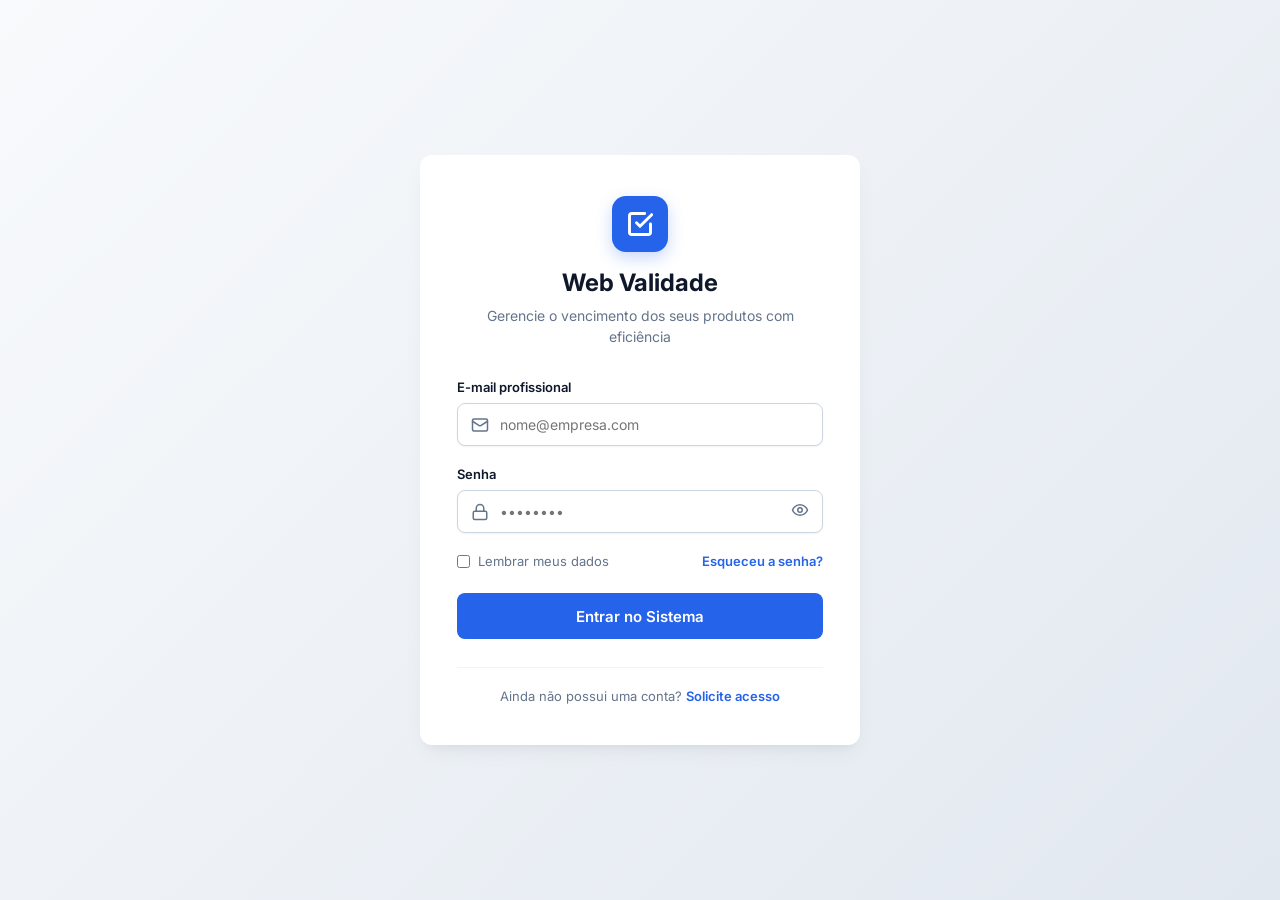
<file: index.html>
<!DOCTYPE html>
<html lang="pt-BR">
<head>
    <meta charset="UTF-8">
    <meta name="viewport" content="width=device-width, initial-scale=1.0">
    <title>Web Validade - Acesso ao Sistema</title>
    <link rel="preconnect" href="https://fonts.googleapis.com">
    <link rel="preconnect" href="https://fonts.gstatic.com" crossorigin>
    <link href="https://fonts.googleapis.com/css2?family=Inter:wght@400;500;600;700&display=swap" rel="stylesheet">
    <link rel="stylesheet" href="login-style.css">
</head>
<body>

    <div class="login-container">
        <div class="login-card">
            
            <div class="login-header">
                <div class="logo-icon">
                    <svg width="28" height="28" viewBox="0 0 24 24" fill="none" stroke="currentColor" stroke-width="2.5" stroke-linecap="round" stroke-linejoin="round">
                        <path d="M9 11l3 3L22 4"></path>
                        <path d="M21 12v7a2 2 0 0 1-2 2H5a2 2 0 0 1-2-2V5a2 2 0 0 1 2-2h11"></path>
                    </svg>
                </div>
                <h1>Web Validade</h1>
                <p>Gerencie o vencimento dos seus produtos com eficiência</p>
            </div>

            <div id="alert-box" class="alert hidden">
                <span id="alert-message"></span>
            </div>

            <form id="login-form" novalidate>
                <div class="input-group">
                    <label for="email">E-mail profissional</label>
                    <div class="input-wrapper">
                        <span class="input-icon">
                            <svg width="18" height="18" viewBox="0 0 24 24" fill="none" stroke="currentColor" stroke-width="2" stroke-linecap="round" stroke-linejoin="round">
                                <rect width="20" height="16" x="2" y="4" rx="2"></rect>
                                <path d="m22 7-8.97 5.7a1.94 1.94 0 0 1-2.06 0L2 7"></path>
                            </svg>
                        </span>
                        <input type="email" id="email" placeholder="nome@empresa.com" required autocomplete="email">
                    </div>
                </div>

                <div class="input-group">
                    <label for="password">Senha</label>
                    <div class="input-wrapper">
                        <span class="input-icon">
                            <svg width="18" height="18" viewBox="0 0 24 24" fill="none" stroke="currentColor" stroke-width="2" stroke-linecap="round" stroke-linejoin="round">
                                <rect width="18" height="11" x="3" y="11" rx="2" ry="2"></rect>
                                <path d="M7 11V7a5 5 0 0 1 10 0v4"></path>
                            </svg>
                        </span>
                        <input type="password" id="password" placeholder="••••••••" required autocomplete="current-password">
                        <button type="button" id="toggle-password" class="toggle-password">
                            <svg id="eye-icon" width="18" height="18" viewBox="0 0 24 24" fill="none" stroke="currentColor" stroke-width="2" stroke-linecap="round" stroke-linejoin="round">
                                <path d="M2 12s3-7 10-7 10 7 10 7-3 7-10 7-10-7-10-7Z"></path>
                                <circle cx="12" cy="12" r="3"></circle>
                            </svg>
                        </button>
                    </div>
                </div>

                <div class="form-actions">
                    <label class="remember-me">
                        <input type="checkbox" id="remember">
                        Lembrar meus dados
                    </label>
                    <a href="#" class="forgot-password">Esqueceu a senha?</a>
                </div>

                <button type="submit" id="btn-submit" class="btn-primary">
                    <span class="btn-text">Entrar no Sistema</span>
                    <span class="btn-loader hidden"></span>
                </button>
            </form>

            <div class="login-footer">
                <p>Ainda não possui uma conta? <a href="#">Solicite acesso</a></p>
            </div>

        </div>
    </div>

    <script src="login-script.js"></script>
</body>
</html>
</file>
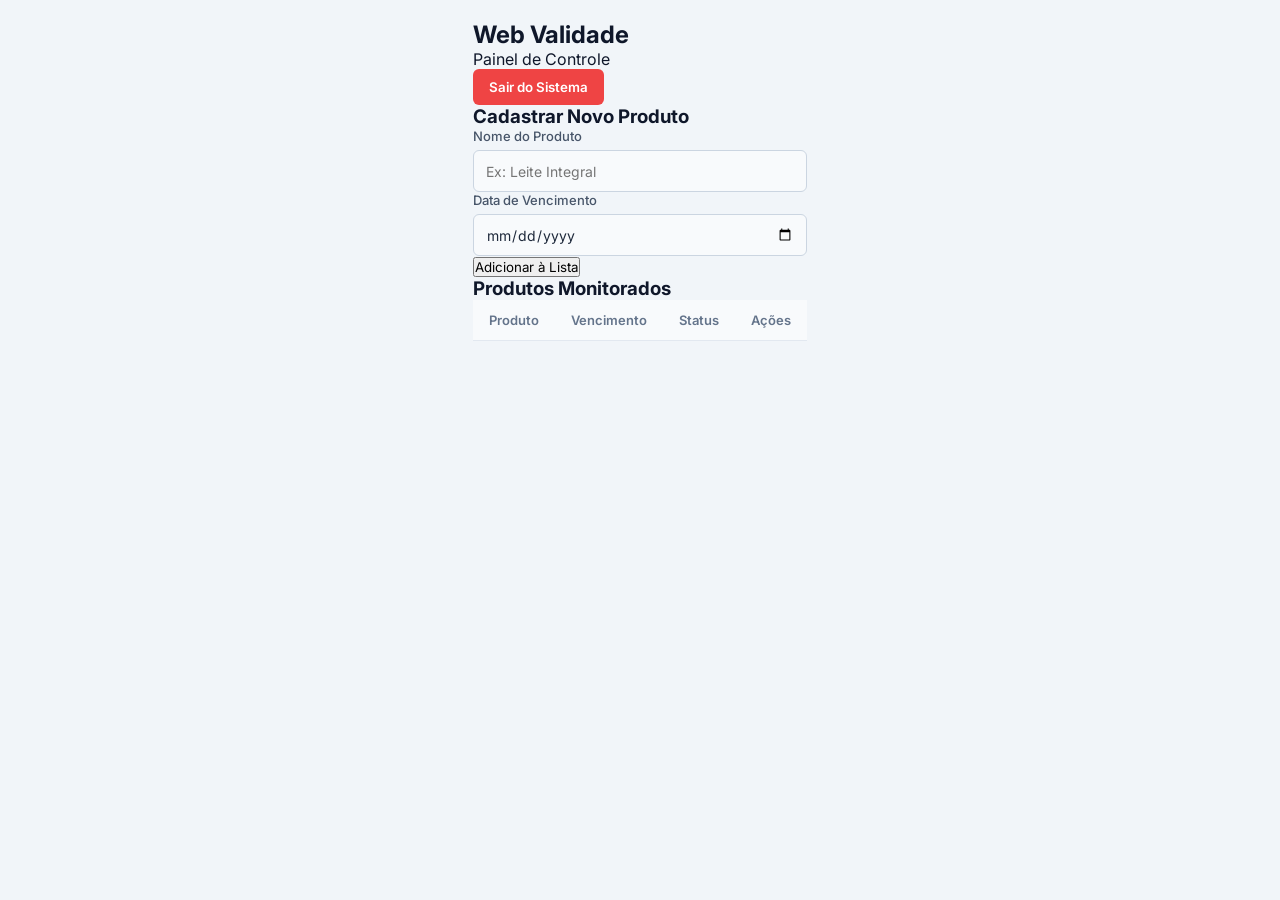
<file: login-script.html>
<!DOCTYPE html>
<html lang="pt-BR">
<head>
    <meta charset="UTF-8">
    <meta name="viewport" content="width=device-width, initial-scale=1.0">
    <title>Web Validade - Controle de Produtos</title>
    <link rel="preconnect" href="https://fonts.googleapis.com">
    <link rel="preconnect" href="https://fonts.gstatic.com" crossorigin>
    <link href="https://fonts.googleapis.com/css2?family=Inter:wght@400;500;600;700&display=swap" rel="stylesheet">
    <link rel="stylesheet" href="style.css">
</head>
<body>

    <div class="app-container">
        <header class="main-header">
            <div class="header-brand">
                <h2>Web Validade</h2>
                <span>Painel de Controle</span>
            </div>
            <button id="btn-logout" class="btn-logout">Sair do Sistema</button>
        </header>

        <main class="main-content">
            <section class="card-section">
                <h3>Cadastrar Novo Produto</h3>
                <form id="product-form">
                    <div class="form-grid">
                        <div class="form-field">
                            <label for="product-name">Nome do Produto</label>
                            <input type="text" id="product-name" placeholder="Ex: Leite Integral" required>
                        </div>
                        <div class="form-field">
                            <label for="product-expiry">Data de Vencimento</label>
                            <input type="date" id="product-expiry" required>
                        </div>
                    </div>
                    <button type="submit" class="btn-add">Adicionar à Lista</button>
                </form>
            </section>

            <section class="card-section">
                <h3>Produtos Monitorados</h3>
                <div class="table-wrapper">
                    <table>
                        <thead>
                            <tr>
                                <th>Produto</th>
                                <th>Vencimento</th>
                                <th>Status</th>
                                <th>Ações</th>
                            </tr>
                        </thead>
                        <tbody id="product-table-body">
                            </tbody>
                    </table>
                </div>
            </section>
        </main>
    </div>

    <script src="script.js"></script>
</body>
</html>
</file>
<file: login-style.css>
:root {
    --primary-color: #2563eb;
    --primary-hover: #1d4ed8;
    --bg-gradient-start: #f8fafc;
    --bg-gradient-end: #e2e8f0;
    --card-bg: #ffffff;
    --text-main: #0f172a;
    --text-muted: #64748b;
    --border-color: #cbd5e1;
    --border-focus: #3b82f6;
    --error-color: #ef4444;
    --error-bg: #fef2f2;
    --success-color: #10b981;
    --success-bg: #ecfdf5;
    --shadow-md: 0 10px 25px -5px rgba(0, 0, 0, 0.05), 0 8px 10px -6px rgba(0, 0, 0, 0.05);
    --shadow-sm: 0 1px 2px 0 rgba(0, 0, 0, 0.05);
    --radius: 12px;
}

* {
    margin: 0;
    padding: 0;
    box-sizing: border-box;
    font-family: 'Inter', sans-serif;
    -webkit-font-smoothing: antialiased;
}

body {
    background: linear-gradient(135deg, var(--bg-gradient-start) 0%, var(--bg-gradient-end) 100%);
    min-height: 100vh;
    display: flex;
    justify-content: center;
    align-items: center;
    padding: 20px;
}

.login-container { width: 100%; max-width: 440px; }

.login-card {
    background-color: var(--card-bg);
    border: 1px solid rgba(255, 255, 255, 0.8);
    border-radius: var(--radius);
    padding: 40px 36px;
    box-shadow: var(--shadow-md);
}

.login-header { text-align: center; margin-bottom: 32px; }

.logo-icon {
    width: 56px; height: 56px;
    background-color: var(--primary-color);
    color: #ffffff; border-radius: 14px;
    display: flex; align-items: center; justify-content: center;
    margin: 0 auto 16px auto;
    box-shadow: 0 6px 16px rgba(37, 99, 235, 0.25);
}

.login-header h1 { color: var(--text-main); font-size: 24px; font-weight: 700; margin-bottom: 8px; }
.login-header p { color: var(--text-muted); font-size: 14px; line-height: 1.5; }

.alert {
    padding: 12px 16px; border-radius: 8px; font-size: 13px; font-weight: 500;
    margin-bottom: 20px; display: flex; align-items: center; border: 1px solid transparent;
}
.alert.error { background-color: var(--error-bg); color: var(--error-color); border-color: rgba(239, 68, 68, 0.2); }
.alert.success { background-color: var(--success-bg); color: var(--success-color); border-color: rgba(16, 185, 129, 0.2); }
.hidden { display: none !important; }

.input-group { margin-bottom: 20px; }
.input-group label { display: block; color: var(--text-main); font-size: 13px; font-weight: 600; margin-bottom: 8px; }
.input-wrapper { position: relative; display: flex; align-items: center; }
.input-icon { position: absolute; left: 14px; color: var(--text-muted); display: flex; align-items: center; pointer-events: none; }

.input-wrapper input {
    width: 100%; padding: 12px 16px 12px 42px;
    border: 1px solid var(--border-color); border-radius: 8px;
    font-size: 14px; color: var(--text-main); background-color: var(--card-bg);
    outline: none; transition: all 0.2s ease; box-shadow: var(--shadow-sm);
}
.input-wrapper input:focus { border-color: var(--border-focus); box-shadow: 0 0 0 4px rgba(59, 130, 246, 0.15); }

.toggle-password { position: absolute; right: 14px; background: none; border: none; color: var(--text-muted); cursor: pointer; }

.form-actions { display: flex; justify-content: space-between; align-items: center; margin-bottom: 24px; font-size: 13px; }
.remember-me { display: flex; align-items: center; color: var(--text-muted); cursor: pointer; }
.remember-me input { margin-right: 8px; accent-color: var(--primary-color); }
.forgot-password { color: var(--primary-color); text-decoration: none; font-weight: 600; }
.forgot-password:hover { text-decoration: underline; }

.btn-primary {
    width: 100%; padding: 12px 20px; background-color: var(--primary-color); color: #ffffff;
    border: none; border-radius: 8px; font-size: 15px; font-weight: 600; cursor: pointer;
    transition: all 0.2s ease; display: flex; justify-content: center; align-items: center; min-height: 46px;
}
.btn-primary:hover { background-color: var(--primary-hover); }
.btn-primary:disabled { background-color: #94a3b8; cursor: not-allowed; }

.btn-loader {
    width: 20px; height: 20px; border: 3px solid rgba(255, 255, 255, 0.3);
    border-radius: 50%; border-top-color: #ffffff; animation: spin 0.8s linear infinite;
}
@keyframes spin { to { transform: rotate(360deg); } }

.login-footer { text-align: center; margin-top: 28px; padding-top: 20px; border-top: 1px solid #f1f5f9; font-size: 13px; color: var(--text-muted); }
.login-footer a { color: var(--primary-color); text-decoration: none; font-weight: 600; }
.login-footer a:hover { text-decoration: underline; }
</file>
<file: style.css>
/* ==========================================================================
   1. CONFIGURAÇÕES GERAIS E RESETS
   ========================================================================== */
* {
    margin: 0;
    padding: 0;
    box-sizing: border-box;
    font-family: 'Inter', sans-serif;
}

body {
    background-color: #f1f5f9;
    color: #0f172a;
    padding: 20px;
    display: flex;
    justify-content: center;
}

.dashboard-container {
    width: 100%;
    max-width: 1200px;
}

/* ==========================================================================
   2. CABEÇALHO (HEADER)
   ========================================================================== */
.dashboard-header {
    background-color: #ffffff;
    padding: 20px;
    border-radius: 12px;
    box-shadow: 0 1px 3px rgba(0,0,0,0.1);
    display: flex;
    justify-content: space-between;
    align-items: center;
    margin-bottom: 24px;
}

.brand h1 {
    font-size: 24px;
    font-weight: 700;
    color: #1e293b;
}

.brand p {
    font-size: 14px;
    color: #64748b;
    margin-top: 2px;
}

.header-actions {
    display: flex;
    gap: 12px;
}

/* Botões do Topo */
.btn-logout {
    background-color: #ef4444;
    color: white;
    border: none;
    padding: 10px 16px;
    border-radius: 6px;
    font-weight: 600;
    cursor: pointer;
    transition: background 0.2s;
}

.btn-logout:hover {
    background-color: #dc2626;
}

.btn-back {
    background-color: #2563eb;
    color: white;
    border: none;
    padding: 10px 16px;
    border-radius: 6px;
    font-weight: 600;
    cursor: pointer;
    transition: background 0.2s;
}

.btn-back:hover {
    background-color: #1d4ed8;
}

/* ==========================================================================
   3. DASHBOARD GRID & CARDS
   ========================================================================== */
.dashboard-grid {
    display: grid;
    grid-template-columns: repeat(auto-fill, minmax(220px, 1fr));
    gap: 16px;
}

.dash-card {
    background-color: white;
    padding: 20px;
    border-radius: 12px;
    box-shadow: 0 1px 3px rgba(0,0,0,0.05);
    display: flex;
    align-items: center;
    gap: 16px;
    cursor: pointer;
    transition: transform 0.2s, box-shadow 0.2s;
}

.dash-card:hover {
    transform: translateY(-2px);
    box-shadow: 0 4px 6px -1px rgba(0,0,0,0.1);
}

.card-icon {
    font-size: 32px;
    display: flex;
    align-items: center;
    justify-content: center;
}

.card-info h3 {
    font-size: 13px;
    font-weight: 700;
    letter-spacing: 0.5px;
    color: rgba(255, 255, 255, 0.9);
}

.card-counter {
    font-size: 32px;
    font-weight: 700;
    display: block;
    margin-top: 4px;
    color: white;
}

.card-title-lg {
    font-size: 18px;
    font-weight: 600;
    display: block;
    margin-top: 4px;
    color: white;
}

/* Paleta de Cores Dinâmica dos Cards */
.card-green { background: #15803d; }
.card-blue { background: #1d4ed8; }
.card-lightgreen { background: #16a34a; }
.card-red { background: #b91c1c; }
.card-purple { background: #6b21a8; }
.card-yellow { background: #eab308; }
.card-lightpurple { background: #a855f7; }
.card-darkblue { background: #1e3a8a; }
.card-darkpurple { background: #4c1d95; }
.card-pink { background: #db2777; }
.card-teal { background: #0d9488; }
.card-darkest { background: #0f172a; }
.card-cyan { background: #0891b2; }
.card-brown { background: #78350f; }
.card-slate { background: #475569; }

/* ==========================================================================
   4. ESTRUTURA DE MÓDULOS / SEÇÕES DE CONTEÚDO
   ========================================================================== */
.page-content {
    width: 100%;
}

.module-section {
    background-color: #ffffff;
    padding: 24px;
    border-radius: 12px;
    box-shadow: 0 1px 3px rgba(0,0,0,0.1);
    margin-bottom: 24px;
}

.module-section h2 {
    font-size: 18px;
    font-weight: 600;
    color: #1e293b;
    margin-bottom: 20px;
}

/* Helper Utilitário */
.hidden {
    display: none !important;
}

/* ==========================================================================
   5. FORMULÁRIOS DE CADASTRO
   ========================================================================== */
.product-form {
    display: flex;
    flex-wrap: wrap;
    gap: 16px;
    align-items: flex-end;
}

.form-group {
    display: flex;
    flex-direction: column;
    gap: 6px;
}

.form-group label {
    font-size: 13px;
    font-weight: 500;
    color: #475569;
}

.form-group input,
.form-group select {
    height: 42px;
    padding: 0 12px;
    border: 1px solid #cbd5e1;
    border-radius: 6px;
    font-size: 14px;
    color: #1e293b;
    outline: none;
    background-color: #f8fafc;
}

.form-group input:focus,
.form-group select:focus {
    border-color: #2563eb;
    background-color: #fff;
    box-shadow: 0 0 0 3px rgba(37, 99, 235, 0.1);
}

/* Modificadores de tamanho responsivo dos inputs */
.size-mini { flex: 1 1 80px; }
.size-medium { flex: 2 1 180px; }
.size-large { flex: 4 1 280px; }

/* Container especial para acoplar o botão de scan */
.barcode-input-container {
    display: flex;
    gap: 6px;
    width: 100%;
}

.barcode-input-container input {
    flex: 1;
    width: 100%;
}

.btn-scan-trigger {
    background-color: #475569;
    color: white;
    border: none;
    padding: 0 14px;
    border-radius: 6px;
    font-weight: 600;
    font-size: 13px;
    cursor: pointer;
    white-space: nowrap;
    transition: background 0.2s;
}

.btn-scan-trigger:hover {
    background-color: #334155;
}

.btn-submit-prod {
    height: 42px;
    background-color: #16a34a;
    color: white;
    border: none;
    padding: 0 24px;
    border-radius: 6px;
    font-weight: 600;
    font-size: 14px;
    cursor: pointer;
    transition: background 0.2s;
    flex: 1 1 auto;
}

.btn-submit-prod:hover {
    background-color: #15803d;
}

/* ==========================================================================
   6. SCANNER DE CÓDIGO DE BARRAS HTML5
   ========================================================================== */
#scanner-wrapper {
    margin-bottom: 20px;
    background: #f8fafc;
    padding: 16px;
    border-radius: 8px;
    border: 2px dashed #cbd5e1;
    display: flex;
    flex-direction: column;
    align-items: center;
    gap: 12px;
}

#reader {
    width: 100%;
    max-width: 400px;
    background: #000;
    border-radius: 6px;
    overflow: hidden;
}

.btn-scan-stop {
    background-color: #dc2626;
    color: white;
    border: none;
    padding: 8px 16px;
    border-radius: 6px;
    font-weight: 600;
    cursor: pointer;
}

/* ==========================================================================
   7. TABELAS DE DADOS (LISTAGENS GERAIS)
   ========================================================================== */
.table-container {
    width: 100%;
    overflow-x: auto;
}

table {
    width: 100%;
    border-collapse: collapse;
    text-align: left;
}

th {
    background-color: #f8fafc;
    color: #64748b;
    font-size: 13px;
    font-weight: 600;
    padding: 12px 16px;
    border-bottom: 1px solid #e2e8f0;
}

td {
    padding: 14px 16px;
    border-bottom: 1px solid #f1f5f9;
    color: #334155;
    font-size: 14px;
    vertical-align: middle;
}

tr:hover td {
    background-color: #f8fafc;
}

/* Botão de Exclusão Individual */
.btn-del {
    background-color: transparent;
    color: #ef4444;
    border: 1px solid #fca5a5;
    padding: 6px 12px;
    border-radius: 4px;
    font-size: 12px;
    font-weight: 500;
    cursor: pointer;
    transition: all 0.2s;
}

.btn-del:hover {
    background-color: #fee2e2;
    color: #b91c1c;
    border-color: #ef4444;
}

/* Badges de Status (Opcional caso utilize em outras views) */
.badge {
    padding: 4px 8px;
    border-radius: 4px;
    font-size: 12px;
    font-weight: 600;
    display: inline-block;
}

.badge.vencido { background-color: #fee2e2; color: #b91c1c; }
.badge.ok { background-color: #dcfce7; color: #15803d; }

/* ==========================================================================
   8. MÓDULO BANCO DE DADOS / CSV
   ========================================================================== */
.db-box {
    border-left: 4px solid #475569;
}

.db-header-row {
    display: flex;
    justify-content: space-between;
    align-items: center;
    margin-bottom: 4px;
}

.db-title {
    margin-bottom: 0 !important;
}

.badge-cloud {
    background-color: #e2e8f0;
    color: #334155;
    padding: 6px 12px;
    border-radius: 20px;
    font-size: 12px;
    font-weight: 700;
}

.db-subtitle {
    font-size: 14px;
    color: #64748b;
    margin-bottom: 24px;
}

.csv-upload-area {
    background-color: #f8fafc;
    border: 2px dashed #cbd5e1;
    border-radius: 8px;
    padding: 32px;
    text-align: center;
    cursor: pointer;
    transition: background 0.2s;
}

.csv-upload-area:hover {
    background-color: #f1f5f9;
    border-color: #94a3b8;
}

.file-input-wrapper input[type="file"] {
    font-size: 14px;
    color: #475569;
}

/* ==========================================================================
   9. ESTILOS PARA O MODAL DE SETOR E BOTÃO PEQUENO
   ========================================================================== */
.hidden {
    display: none !important;
}

.btn-small {
    background-color: #2563eb;
    color: white;
    border: none;
    border-radius: 6px;
    font-weight: 600;
    font-size: 16px;
    cursor: pointer;
    transition: background 0.2s;
    height: 42px;
}

.btn-small:hover {
    background-color: #1d4ed8;
}

.modal {
    display: flex;
    justify-content: center;
    align-items: center;
}

.modal-content {
    max-width: 400px;
    width: 90%;
}

.form-field {
    display: flex;
    flex-direction: column;
    gap: 6px;
}

.form-field label {
    font-size: 13px;
    font-weight: 500;
    color: #475569;
}

.form-field input {
    height: 42px;
    padding: 0 12px;
    border: 1px solid #cbd5e1;
    border-radius: 6px;
    font-size: 14px;
    color: #1e293b;
    outline: none;
    background-color: #f8fafc;
}

.form-field input:focus {
    border-color: #2563eb;
    background-color: #fff;
    box-shadow: 0 0 0 3px rgba(37, 99, 235, 0.1);
}

/* ==========================================================================
   10. OTIMIZAÇÃO COMPACTA PARA DISPOSITIVOS MÓVEIS (CELULARES)
   ========================================================================== */
@media (max-width: 768px) {
    body {
        padding: 10px;
    }

    /* Remove o fundo branco padrão da seção no celular para os cards se destacarem */
    .view-content, .module-section {
        background-color: transparent !important;
        padding: 0 !important;
        box-shadow: none !important;
    }

    .module-section h2 {
        padding-left: 8px;
        margin-bottom: 16px;
    }

    /* Oculta o cabeçalho padrão da tabela */
    table thead {
        display: none;
    }

    /* Transforma a tabela e o corpo em blocos flexíveis */
    table, tbody {
        display: block;
        width: 100%;
    }

    /* Transforma cada linha (tr) em um CARD isolado */
    table tr {
        display: block;
        background: #ffffff;
        border: 1px solid #e2e8f0;
        border-radius: 12px;
        padding: 16px;
        margin-bottom: 16px; /* Espaço crucial entre os blocos */
        box-shadow: 0 1px 3px rgba(0, 0, 0, 0.05);
    }

    /* Força cada célula (td) a se comportar como uma linha flexível dentro do card */
    table td {
        display: flex;
        justify-content: space-between;
        align-items: center;
        padding: 10px 0 !important;
        border-bottom: 1px solid #f1f5f9;
        font-size: 14px;
        width: 100% !important; /* Anula as larguras em porcentagem do desktop */
    }

    /* Remove a borda divisória do último elemento do card */
    table td:last-child {
        border-bottom: none;
        padding-bottom: 0 !important;
    }

    /* Gera os rótulos do lado esquerdo dinamicamente */
    table td::before {
        content: attr(data-label);
        font-weight: 700;
        color: #94a3b8;
        text-transform: uppercase;
        font-size: 12px;
        letter-spacing: 0.5px;
    }

    /* Alinhamentos específicos para os valores do lado direito */
    table td strong {
        text-align: right;
        max-width: 65%;
        word-break: break-word;
        font-size: 14px;
    }

    table td span {
        text-align: right;
    }

    /* Ajuste do botão de remover para ficar alinhado à direita */
    .btn-del {
        padding: 6px 16px !important;
        font-size: 12px !important;
        background-color: #ef4444 !important;
        color: white !important;
        border: none !important;
        border-radius: 6px;
        font-weight: 600;
    }

    /* Ajuste fino no cabeçalho do app para não amassar os botões */
    .dashboard-header {
        flex-direction: column;
        gap: 10px;
        align-items: flex-start;
        padding: 12px;
        background: #ffffff;
        border-radius: 12px;
        box-shadow: 0 1px 3px rgba(0,0,0,0.1);
    }
    
    .header-actions {
        width: 100%;
        display: flex;
        gap: 8px;
    }
    
    .header-actions button {
        flex: 1;
        text-align: center;
        justify-content: center;
        padding: 8px !important;
        font-size: 12px !important;
        height: auto;
    }
}

/* ==========================================================================
   11. PERSONALIZAÇÃO COMPLEMENTAR PARA GERENCIAMENTO DE SETORES
   ========================================================================== */
.btn-del-sector {
    padding: 6px 14px !important;
    width: auto !important;
    display: inline-block;
}

#direct-sector-form {
    background: #f8fafc;
    padding: 16px;
    border-radius: 8px;
    border: 1px solid #e2e8f0;
}

/* Novo Botão de Scan Independente e Destacado */
.btn-scan-trigger-new {
    height: 42px;
    background-color: #475569;
    color: white;
    border: none;
    padding: 0 16px;
    border-radius: 6px;
    font-weight: 600;
    font-size: 14px;
    cursor: pointer;
    white-space: nowrap;
    transition: background 0.2s;
    display: flex;
    align-items: center;
    justify-content: center;
    gap: 8px;
    width: 100%;
}

.btn-scan-trigger-new:hover {
    background-color: #334155;
}

/* ==========================================================================
   ESTILIZAÇÃO DO NOVO BOTÃO DE SCAN E LINHAS DO FORMULÁRIO
   ========================================================================== */
.form-row-group {
    display: flex;
    flex: 1 1 100%;
    gap: 16px;
    align-items: flex-end;
}

.btn-scan-trigger-new {
    height: 42px;
    background-color: #475569;
    color: white;
    border: none;
    padding: 0 16px;
    border-radius: 6px;
    font-weight: 600;
    font-size: 14px;
    cursor: pointer;
    white-space: nowrap;
    transition: background 0.2s;
    display: flex;
    align-items: center;
    justify-content: center;
    gap: 8px;
    width: 100%;
}

.btn-scan-trigger-new:hover {
    background-color: #334155;
}

/* Regras específicas de responsividade para Celular */
@media (max-width: 768px) {
    .form-row-group {
        flex-direction: column;
        width: 100%;
        gap: 16px;
    }

    /* Ordem de exibição dos elementos na primeira seção */
    #wrapper-scan {
        order: 1; /* Botão de Scan fica em 1º lugar */
        width: 100% !important;
        flex: 1 1 100% !important;
    }

    #wrapper-barcode {
        order: 2; /* Código de barras fica em 2º lugar... */
        width: 65% !important;
        flex: 1 1 65% !important;
    }

    #wrapper-quantity {
        order: 3; /* ...dividindo espaço lado a lado com a Quantidade */
        width: 30% !important;
        flex: 1 1 30% !important;
    }

    /* Remove o espaço em branco usado no desktop para alinhar verticalmente */
    .label-scan-desktop {
        display: none !important;
    }

    /* Faz a linha das caixas de entrada Código + Qtd se comportarem como uma linha só */
    .form-row-group {
        display: flex !important;
        flex-flow: row wrap !important;
    }
}
</file>
